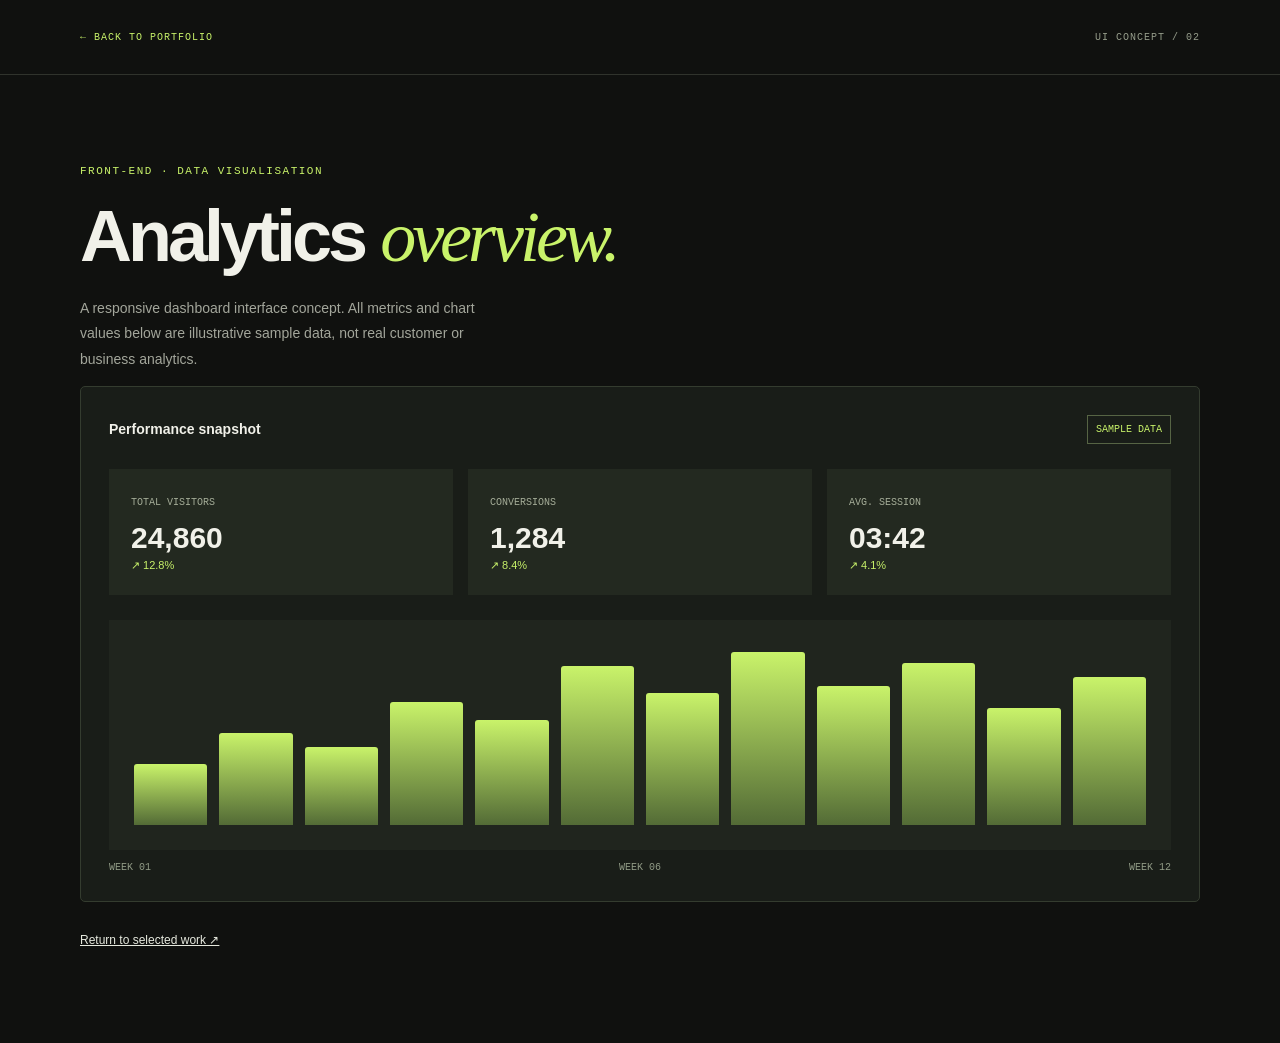
<file: demos/dashboard.html>
<!doctype html><html lang="en"><head><meta charset="utf-8"><meta name="viewport" content="width=device-width,initial-scale=1"><title>Analytics Dashboard Concept — Sajjan Ali</title><link rel="stylesheet" href="../assets/demo.css"><style>.dash{grid-column:1/-1;background:#191d18;border:1px solid #343c2f;padding:28px;border-radius:5px}.dash-head{display:flex;justify-content:space-between;align-items:center}.dash-head b{font-size:14px}.pill{font:10px monospace;color:#c9f36a;border:1px solid #566444;padding:8px}.stats{display:grid;grid-template-columns:repeat(3,1fr);gap:15px;margin:25px 0}.stat{background:#232920;padding:22px}.stat small{font:10px monospace;color:#a5ad98}.stat strong{display:block;font-size:30px;margin-top:12px}.stat em{font-size:11px;color:#c9f36a;font-style:normal}.chart{height:230px;display:flex;align-items:end;gap:12px;padding:25px;background:#20251e}.chart i{flex:1;background:linear-gradient(#c9f36a,#536b36);border-radius:3px 3px 0 0}.chart-label{display:flex;justify-content:space-between;color:#929c87;font:10px monospace;margin-top:12px}@media(max-width:600px){.stats{grid-template-columns:1fr}.dash{padding:16px}.chart{gap:5px;height:180px}}</style></head><body><header><a href="../index.html">← BACK TO PORTFOLIO</a><span>UI CONCEPT / 02</span></header><main style="display:block"><div class="eyebrow">FRONT-END · DATA VISUALISATION</div><h1>Analytics <em>overview.</em></h1><p>A responsive dashboard interface concept. All metrics and chart values below are illustrative sample data, not real customer or business analytics.</p><div class="dash"><div class="dash-head"><b>Performance snapshot</b><span class="pill">SAMPLE DATA</span></div><div class="stats"><div class="stat"><small>TOTAL VISITORS</small><strong>24,860</strong><em>↗ 12.8%</em></div><div class="stat"><small>CONVERSIONS</small><strong>1,284</strong><em>↗ 8.4%</em></div><div class="stat"><small>AVG. SESSION</small><strong>03:42</strong><em>↗ 4.1%</em></div></div><div class="chart" aria-label="Illustrative bar chart"><i style="height:34%"></i><i style="height:51%"></i><i style="height:43%"></i><i style="height:68%"></i><i style="height:58%"></i><i style="height:88%"></i><i style="height:73%"></i><i style="height:96%"></i><i style="height:77%"></i><i style="height:90%"></i><i style="height:65%"></i><i style="height:82%"></i></div><div class="chart-label"><span>WEEK 01</span><span>WEEK 06</span><span>WEEK 12</span></div></div><p style="margin-top:25px"><a class="back" href="../index.html#work">Return to selected work ↗</a></p></main></body></html>
</file>
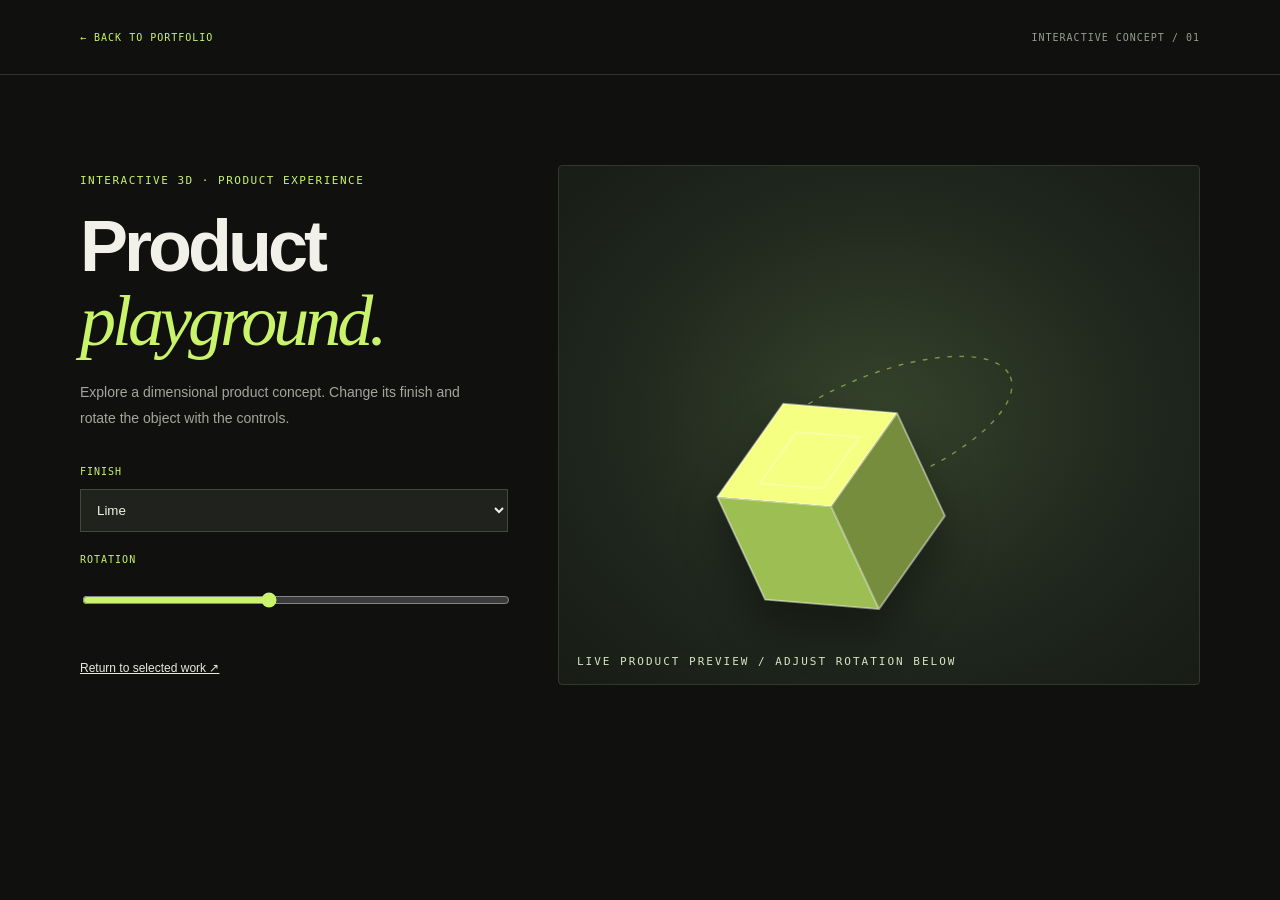
<file: demos/product-configurator.html>
<!doctype html>
<html lang="en">
<head>
<meta charset="utf-8"><meta name="viewport" content="width=device-width,initial-scale=1">
<title>3D Product Configurator — Sajjan Ali</title>
<link rel="stylesheet" href="../assets/demo.css">
<style>
.stage{position:relative;min-height:390px;display:grid;place-items:center;overflow:hidden;background:radial-gradient(ellipse at 50% 48%,#35432b 0%,#20271d 58%,#171c15 100%)}
#scene{width:100%;min-height:390px;display:grid;place-items:center;touch-action:pan-y}
#cubeSvg{width:min(82%,340px);height:auto;overflow:visible;filter:drop-shadow(0 24px 22px rgba(0,0,0,.38))}
#cubeGroup{transform-box:view-box;transform-origin:180px 160px;transition:transform .12s linear}
.cube-top{fill:var(--cube-color,#c9f36a);filter:brightness(1.22)}.cube-left{fill:var(--cube-color,#c9f36a);filter:brightness(.78)}.cube-right{fill:var(--cube-color,#c9f36a);filter:brightness(.58)}
.cube-edge{fill:none;stroke:rgba(255,255,255,.45);stroke-width:2;stroke-linejoin:round}
.orbit{fill:none;stroke:rgba(201,243,106,.5);stroke-width:1.5;stroke-dasharray:5 8}
.stage-label{position:absolute;left:18px;bottom:16px;z-index:2;color:#d5e4c1;font-size:11px;letter-spacing:2px}
</style></head>
<body>
<header><a href="../index.html">← BACK TO PORTFOLIO</a><span>INTERACTIVE CONCEPT / 01</span></header>
<main><section><div class="eyebrow">INTERACTIVE 3D · PRODUCT EXPERIENCE</div><h1>Product <em>playground.</em></h1><p>Explore a dimensional product concept. Change its finish and rotate the object with the controls.</p>
<div class="controls"><label>FINISH<select id="finish"><option value="#c9f36a">Lime</option><option value="#d7d9df">Silver</option><option value="#d88b5b">Copper</option><option value="#6b8fc7">Blue</option></select></label><label>ROTATION<input id="rotation" type="range" min="-180" max="180" step="1" value="-25"></label></div><a class="back" href="../index.html#work">Return to selected work ↗</a></section>
<div class="stage"><div id="scene" aria-label="Interactive dimensional product preview">
<svg id="cubeSvg" viewBox="0 0 360 320" role="img" aria-label="Three dimensional cube product preview">
<ellipse class="orbit" cx="180" cy="165" rx="150" ry="58" transform="rotate(-22 180 165)"/>
<g id="cubeGroup" style="--cube-color:#c9f36a">
<polygon class="cube-top" points="180,35 285,95 180,155 75,95"/>
<polygon class="cube-left" points="75,95 180,155 180,275 75,215"/>
<polygon class="cube-right" points="180,155 285,95 285,215 180,275"/>
<path class="cube-edge" d="M180 35L285 95V215L180 275L75 215V95Z M75 95L180 155L285 95 M180 155V275"/>
<path d="M180 68L238 101L180 134L122 101Z" fill="none" stroke="rgba(255,255,255,.28)" stroke-width="2"/>
</g></svg></div><div class="stage-label">LIVE PRODUCT PREVIEW / ADJUST ROTATION BELOW</div></div>
</main><script src="./configurator.js"></script></body></html>
</file>
<file: assets/demo.css>
*{box-sizing:border-box}body{margin:0;background:#10110f;color:#f1f1e9;font-family:Arial,sans-serif}header{height:75px;border-bottom:1px solid #30332c;display:flex;align-items:center;justify-content:space-between;padding:0 max(24px,calc((100% - 1120px)/2));font:10px monospace;letter-spacing:1px;color:#c9f36a}header a{color:inherit;text-decoration:none}header span{color:#969d8b}main{width:min(1120px,calc(100% - 48px));margin:90px auto;display:grid;grid-template-columns:.8fr 1.2fr;gap:50px;align-items:center}.eyebrow{font:11px monospace;letter-spacing:1.5px;color:#c9f36a}h1{font-size:clamp(44px,6vw,72px);letter-spacing:-4px;line-height:1.03;margin:22px 0}h1 em{font-family:Georgia,serif;color:#c9f36a;font-weight:400}p{color:#a3a69b;font-size:14px;line-height:1.8;max-width:400px}.controls{margin:35px 0;display:grid;gap:22px}.controls label{display:grid;gap:12px;font:10px monospace;letter-spacing:1px;color:#c9f36a}.controls select,.controls input{width:100%;accent-color:#c9f36a;background:#20231d;color:#f1f1e9;border:1px solid #42483a;padding:12px}.back{color:#e6e9de;font-size:12px}.stage{height:520px;background:radial-gradient(circle at 50% 45%,#303a28,#171b15 65%);position:relative;border:1px solid #303a2a;border-radius:4px;overflow:hidden}.stage canvas{width:100%;height:100%;display:block}.stage-label{position:absolute;bottom:18px;left:20px;font:10px monospace;letter-spacing:1px;color:#a9b39c}@media(max-width:760px){main{grid-template-columns:1fr;margin:55px auto;gap:35px}.stage{height:370px}header{padding:0 18px}}
.stage canvas{touch-action:none}.stage{min-width:0}
</file>
